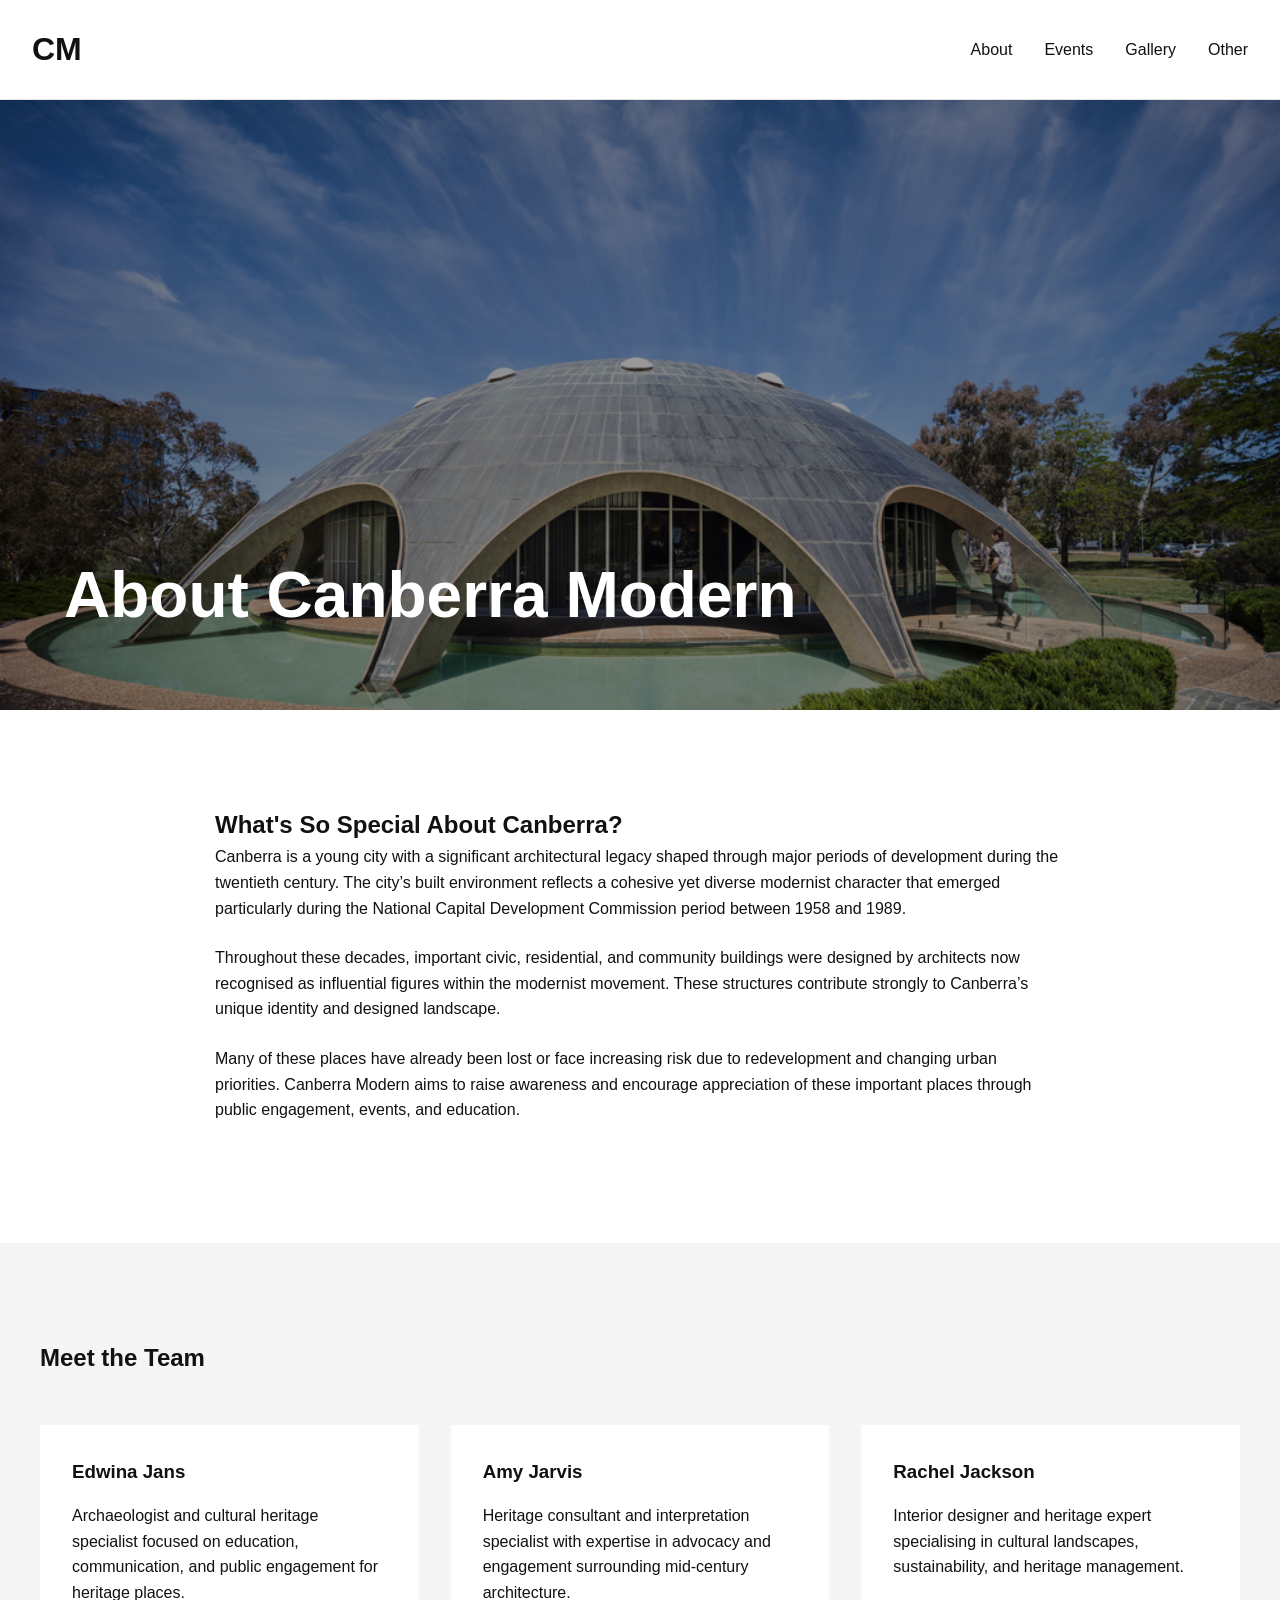
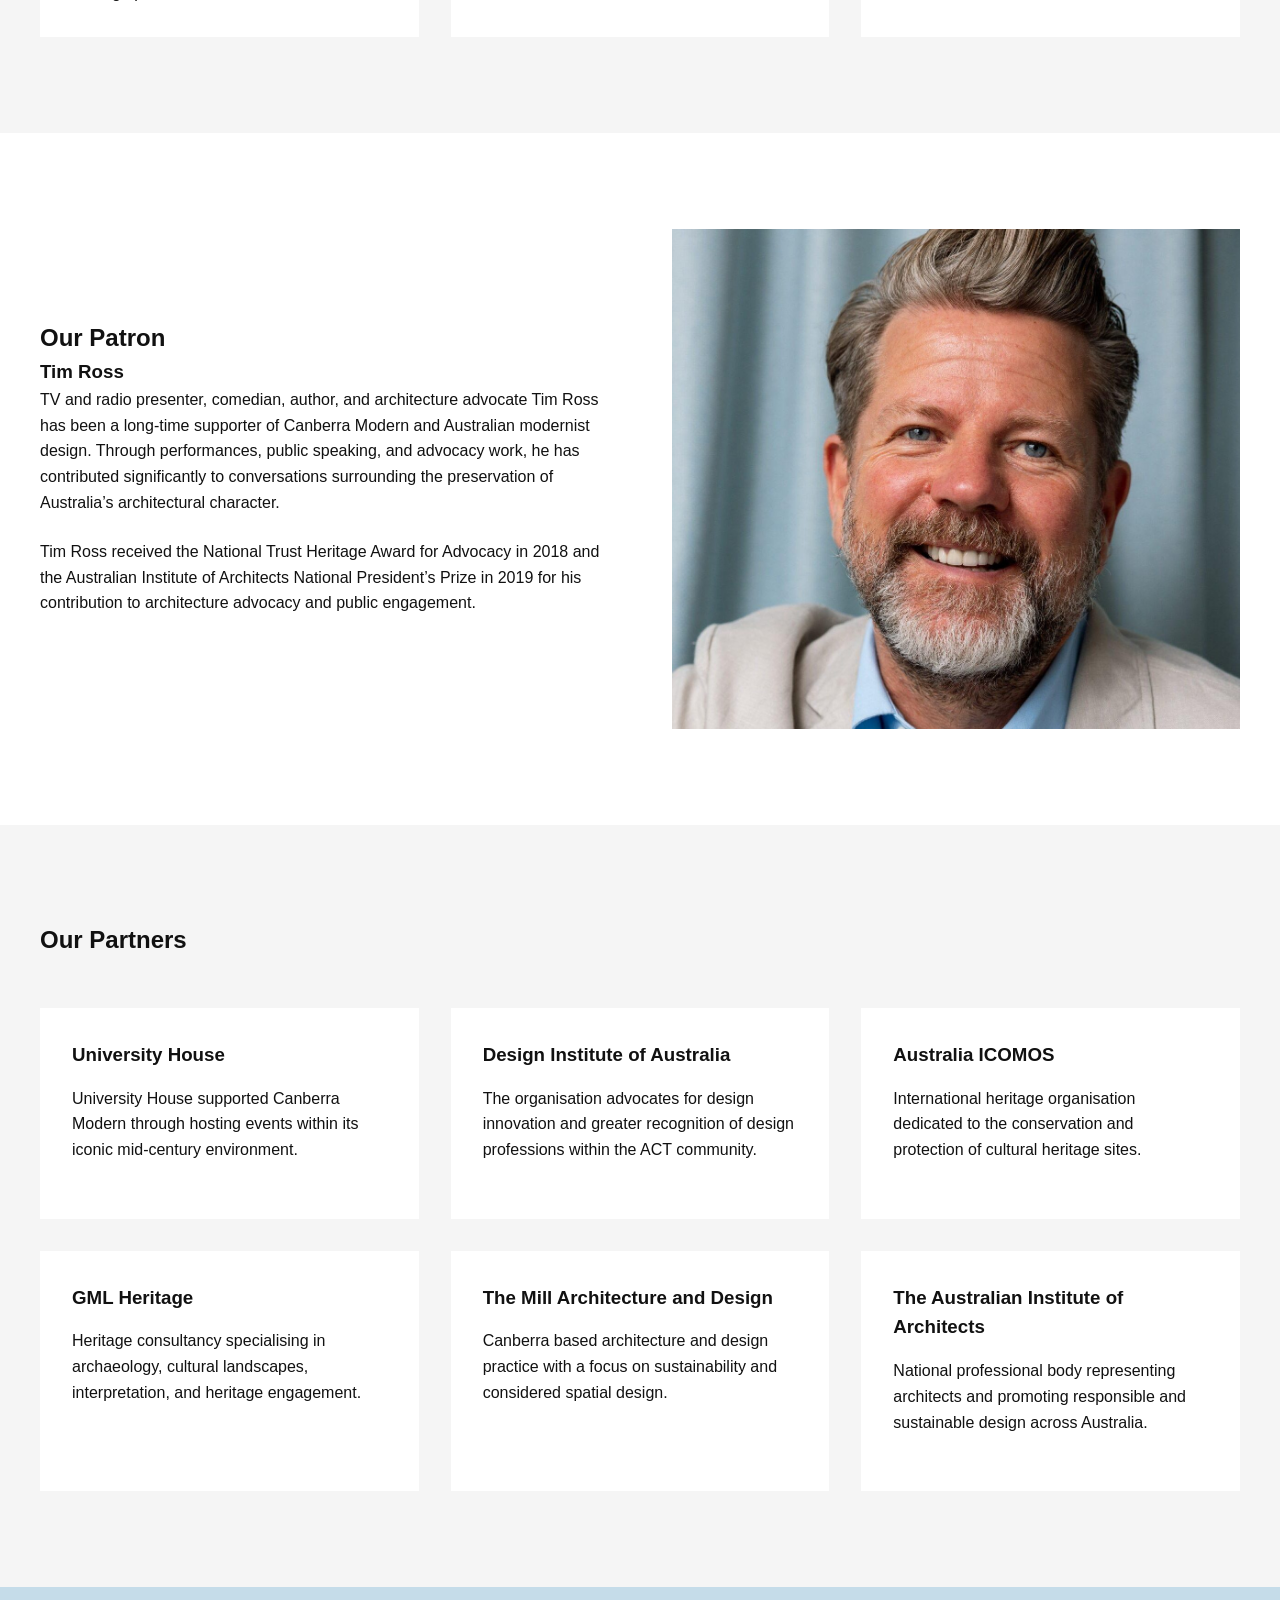
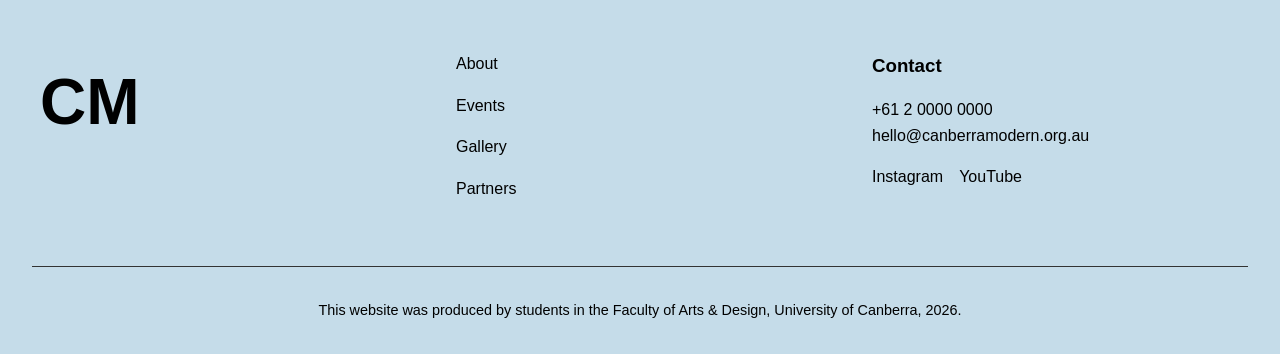
<file: about.html>
<!DOCTYPE html>
<html lang="en">
<head>
    <meta charset="UTF-8">
    <meta name="viewport" content="width=device-width, initial-scale=1.0">
    <title>About | Canberra Modern</title>
    <link rel="stylesheet" href="assets/css/styles.css">
</head>

<body>
    <nav class="main-nav">
        <div class="nav-logo">
            <a href="index.html">CM</a>
        </div>

        <div class="nav-links">
            <a href="about.html">About</a>
            <a href="events.html">Events</a>
            <a href="gallery.html">Gallery</a>
            <a href="other.html">Other</a>
        </div>
    </nav>

     <header class="page-hero">
        <div class="page-hero-overlay"></div>
        <img src="assets/images/bradley_shine-dome_Canberra-Modern-1.jpg" alt="Canberra modern architecture" class="page-hero-image">

        <div class="page-hero-text">
            <h1>About Canberra Modern</h1>
        </div>

    </header>

    <!--intro-->

    <section class="about-section">
        <div class="section-container narrow-container">
            <h2>What's So Special About Canberra?</h2>

            <p>
                Canberra is a young city with a significant architectural legacy shaped through major periods of development during the twentieth century. The city’s built environment reflects a cohesive yet diverse modernist character that emerged particularly during the National Capital Development Commission period between 1958 and 1989.
            </p>

            <p>
                Throughout these decades, important civic, residential, and community buildings were designed by architects now recognised as influential figures within the modernist movement. These structures contribute strongly to Canberra’s unique identity and designed landscape.
            </p>

            <p>
                Many of these places have already been lost or face increasing risk due to redevelopment and changing urban priorities. Canberra Modern aims to raise awareness and encourage appreciation of these important places through public engagement, events, and education.
            </p>
        </div>
    </section>

    <!--our team-->

    <section class="team-section">
        <div class="section-container">
            <h2>Meet the Team</h2>

            <div class="team-grid">
                <article class="team-card">
                    <h3>Edwina Jans</h3>

                    <p>
                        Archaeologist and cultural heritage specialist focused on education, communication, and public engagement for heritage places.
                    </p>
                </article>

                <article class="team-card">
                    <h3>Amy Jarvis</h3>

                    <p>
                        Heritage consultant and interpretation specialist with expertise in advocacy and engagement surrounding mid-century architecture.
                    </p>
                </article>

                <article class="team-card">
                    <h3>Rachel Jackson</h3>

                    <p>
                        Interior designer and heritage expert specialising in cultural landscapes, sustainability, and heritage management.
                    </p>
                </article>
            </div>
        </div>
    </section>

    <!--patron-->
    <section class="patron-section">
        <div class="section-container patron-layout">
            <div class="patron-text">
                <h2>Our Patron</h2>
                <h3>Tim Ross</h3>

                <p>
                    TV and radio presenter, comedian, author, and architecture advocate Tim Ross has been a long-time supporter of Canberra Modern and Australian modernist design. Through performances, public speaking, and advocacy work, he has contributed significantly to conversations surrounding the preservation of Australia’s architectural character.
                </p>

                <p>
                    Tim Ross received the National Trust Heritage Award for Advocacy in 2018 and the Australian Institute of Architects National President’s Prize in 2019 for his contribution to architecture advocacy and public engagement. 
                </p>
            </div>

            <div class="patron-image-wrapper">
                <img src="assets/images/tim-ross.jpg" alt="Tim Ross" class="patron-image">
            </div>
        </div>
    </section>

    <!--partners-->
    <section class="partners-section" id="partners">
        <div class="section-container">
            <h2>Our Partners</h2>

            <div class="partners-grid">
                <article class="partner-card">
                    <h3>University House</h3>

                    <p>
                        University House supported Canberra Modern through hosting events within its iconic mid-century environment.
                    </p>
                </article>

                <article class="partner-card">
                    <h3>Design Institute of Australia</h3>

                    <p>
                        The organisation advocates for design innovation and greater recognition of design professions within the ACT community.
                    </p>
                </article>

                <article class="partner-card">
                    <h3>Australia ICOMOS</h3>

                    <p>
                        International heritage organisation dedicated to the conservation and protection of cultural heritage sites.
                    </p>
                </article>

                <article class="partner-card">
                    <h3>GML Heritage</h3>
                    <p>
                        Heritage consultancy specialising in archaeology, cultural landscapes, interpretation, and heritage engagement.
                    </p>
                </article>

                <article class="partner-card">
                    <h3>The Mill Architecture and Design</h3>

                    <p>
                        Canberra based architecture and design practice with a focus on sustainability and considered spatial design.
                    </p>
                </article>

                <article class="partner-card">
                    <h3>The Australian Institute of Architects</h3>

                    <p>
                        National professional body representing architects and promoting responsible and sustainable design across Australia.
                    </p>
                </article>
            </div>
        </div>
    </section>

    <footer>
        <div class="footer-container">
            <div class="footer-logo">
                <h2>CM</h2>
            </div>

            <div class="footer-links">
                <a href="about.html">About</a>
                <a href="index.html#events">Events</a>
                <a href="gallery.html">Gallery</a>
                <a href="#partners">Partners</a>
            </div>

            <div class="footer-contact">
                <h3>Contact</h3>
                <p>+61 2 0000 0000</p>
                <p>hello@canberramodern.org.au</p>

                <div class="social-icons">
                    <a href="https://www.instagram.com/canberra_modern?igsh=M2djOGFqcHdmamxk" target="_blank"rel="noopener noreferrer">
                        Instagram
                    </a>

                        <a href="https://www.youtube.com/@canberramodern4650" target="_blank" rel="noopener noreferrer">
                        YouTube
                    </a>
                </div>
            </div>
        </div>

        <div class="footer-bottom">
            <p>
                This website was produced by students in the Faculty of Arts & Design, University of Canberra, 2026.
            </p>
        </div>
    </footer>
</body>
</html>
</file>
<file: assets/css/styles.css>
/*rest*/

* {
    margin: 0;
    padding: 0;
    box-sizing: border-box;
}

html {
    scroll-behavior: smooth;
}

body {
    font-family: Arial, Helvetica, sans-serif;
    color: #111111;
    background-color: #ffffff;
    line-height: 1.6;
}

img {
    width: 100%;
    display: block;
}

section {
    padding: 6rem 2rem;
}

.section-container {
    max-width: 1200px;
    margin: 0 auto;
}

/*nav*/

.main-nav {
    position: fixed;
    top: 0;
    width: 100%;
    background-color: #ffffff;
    display: flex;
    justify-content: space-between;
    align-items: center;
    padding: 1.5rem 2rem;
    border-bottom: 1px solid #e5e5e5;
    z-index: 1000;
}

.nav-logo a {
    text-decoration: none;
    color: #111111;
    font-size: 2rem;
    font-weight: 700;
}

.nav-links {
    display: flex;
    align-items: center;
    gap: 2rem;
}

.nav-links a {
    text-decoration: none;
    color: #111111;
    font-size: 1rem;
    transition: 0.3s ease;
}

.nav-links a:hover {
    color: #5997A9;
}

.whats-on-button {
    background-color: #ffffff;
    color: #000 !important;
    border: 1px solid #000;
    border-radius: 10px;
    padding: 0.4rem 0.8rem;
}

.whats-on-button:hover {
    background-color: #5997A9
}

/*hero*/

.hero-section {
    width: 100%;
    height: 100vh;
    margin-top: 80px;
    overflow: hidden;
}

.hero-image {
    width: 100%;
    height: 100%;
    object-fit: cover;
}

/*who are we*/

.who-section {
    text-align: center;
    background-color: #5997A9;
}

.who-section h2 {
    font-size: 3rem;
    margin-bottom: 2rem;
}

.who-section p {
    max-width: 850px;
    margin: 0 auto 2rem;
    font-size: 1.1rem;
}

/*more buttons*/

.primary-button {
    display: inline-block;
    text-decoration: none;
    background-color: #ffffff;
    color: #000000;
    border: 1px solid #000;
    border-radius: 10px;
    padding: 0.8rem 0.8rem;
    transition: 0.3s ease;
}

.primary-button:hover {
    background-color: #EA8D4F;
}

/*event*/

.event-section {
    background-color: #f5f5f5;
}

.event-section h2 {
    font-size: 3rem;
    margin-bottom: 3rem;
}

.event-layout {
    display: grid;
    grid-template-columns: 1fr 1fr;
    gap: 4rem;
    align-items: center;
}

.event-text h3 {
    font-size: 2rem;
    margin-bottom: 1.5rem;
}

.event-text p {
    margin-bottom: 2rem;
}

.event-image {
    height: 450px;
    object-fit: cover;
}

.event-caption {
    margin-top: 1rem;
    font-size: 0.95rem;
    color: #666666;
}

/*subscribe*/

.subscribe-layout {
    display: flex;
    background-color: #EFC236;
    justify-content: space-between;
    align-items: center;
    padding: 2rem 5rem;
    gap: 2rem;
}

.subscribe-layout h2 {
    font-size: 2rem;
}

.subscribe-form {
    display: flex;
    gap: 1rem;
}

.subscribe-form input {
    padding: 1rem;
    min-width: 280px;
    border: 1px solid #cccccc;
}

.subscribe-form button {
    border: none;
    background-color: #5997A9;
    color: #000;
    font-weight: 700;
    padding: 1rem 1.5rem;
    cursor: pointer;
    transition: 0.3s ease;
}

.subscribe-form button:hover {
    background-color: #EA8D4F;
}

/*about*/

.page-hero {
    position: relative;
    width: 100%;
    height: 70vh;
    margin-top: 80px;
    overflow: hidden;
}

.page-hero-image {
    width: 100%;
    height: 100%;
    object-fit: cover;
}

.page-hero-overlay {
    position: absolute;
    inset: 0;
    background-color: rgba(0, 0, 0, 0.4);
}

.page-hero-text {
    position: absolute;
    bottom: 4rem;
    left: 4rem;
    color: #ffffff;
}

.page-hero-text h1 {
    font-size: 4rem;
}

/*general*/

.narrow-container {
    max-width: 850px;
}

.about-section p,
.patron-text p,
.partner-card p {
    margin-bottom: 1.5rem;
}

/*team*/

.team-section {
    background-color: #f5f5f5;
}

.team-grid {
    display: grid;
    grid-template-columns: repeat(3, 1fr);
    gap: 2rem;
    margin-top: 3rem;
}

.team-card {
    background-color: #ffffff;
    padding: 2rem;
}

.team-card h3 {
    margin-bottom: 1rem;
}

/*patron*/

.patron-layout {
    display: grid;
    grid-template-columns: 1fr 1fr;
    gap: 4rem;
    align-items: center;
}

.patron-image {
    height: 500px;
    object-fit: cover;
}

/*partners*/

.partners-section {
    background-color: #f5f5f5;
}

.partners-grid {
    display: grid;
    grid-template-columns: repeat(3, 1fr);
    gap: 2rem;
    margin-top: 3rem;
}

.partner-card {
    background-color: #ffffff;
    padding: 2rem;
}

.partner-card h3 {
    margin-bottom: 1rem;
}

.partners-source {
    margin-top: 3rem;
    font-size: 0.95rem;
    color: #666666;
}

/*events page*/

.future-events-section,
.past-events-section {
    padding: 6rem 2rem;
}

.future-events-section h2,
.past-events-section h2 {
    font-size: 3rem;
    margin-bottom: 3rem;
}

/*future events*/

.future-event-layout {
    display: grid;
    grid-template-columns: 1fr 1fr;
    gap: 4rem;
    align-items: center;
}

.future-event-text h3 {
    font-size: 2rem;
    margin-bottom: 1rem;
}

.future-event-text p {
    margin-bottom: 1.5rem;
}

.future-event-image {
    width: 100%;
    height: 550px;
    object-fit: cover;
}

/*past events*/

.past-events-section {
    background-color: #f5f5f5;
}

.past-event-card {
    display: grid;
    grid-template-columns: 1fr 1fr;
    background-color: #ffffff;
    overflow: hidden;
}

.past-event-image {
    width: 100%;
    height: 100%;
    object-fit: cover;
}

.past-event-content {
    padding: 3rem;
}

.past-event-content h3 {
    font-size: 2rem;
    margin-bottom: 1rem;
}

.past-event-content p {
    margin-bottom: 1.5rem;
}

.event-date {
    color: #666666;
    font-size: 0.95rem;
    margin-bottom: 1rem;
}

/*footer*/

footer {
    background-color: #C5DCE9;
    color: #000;
    padding: 4rem 2rem 2rem;
}

.footer-container {
    max-width: 1200px;
    margin: 0 auto;
    display: grid;
    grid-template-columns: 1fr 1fr 1fr;
    gap: 3rem;
}

.footer-logo h2 {
    font-size: 4rem;
}

.footer-links {
    display: flex;
    flex-direction: column;
    gap: 1rem;
}

.footer-links a,
.social-icons a {
    color: #000;
    text-decoration: none;
}

.footer-contact h3 {
    margin-bottom: 1rem;
}

.social-icons {
    display: flex;
    gap: 1rem;
    margin-top: 1rem;
}

.footer-bottom {
    margin-top: 4rem;
    text-align: center;
    border-top: 1px solid #333333;
    padding-top: 2rem;
    font-size: 0.9rem;
}

/*responsive code*/

@media (max-width: 992px) {

    .event-layout {
        grid-template-columns: 1fr;
    }

    .subscribe-layout {
        flex-direction: column;
        align-items: flex-start;
    }

    .footer-container {
        grid-template-columns: 1fr;
    }
}

@media (max-width: 768px) {

    .main-nav {
        flex-direction: column;
        gap: 1rem;
    }

    .nav-links {
        flex-wrap: wrap;
        justify-content: center;
    }

    .hero-section {
        height: 70vh;
    }

    .who-section h2,
    .event-section h2 {
        font-size: 2.2rem;
    }

    .subscribe-form {
        width: 100%;
        flex-direction: column;
    }

    .subscribe-form input {
        width: 100%;
    }
}

@media (max-width: 992px) {

    .team-grid,
    .partners-grid,
    .patron-layout {
        grid-template-columns: 1fr;
    }
}

@media (max-width: 768px) {

    .page-hero-text {
        left: 2rem;
        bottom: 2rem;
    }

    .page-hero-text h1 {
        font-size: 2.8rem;
    }
}

@media (max-width: 992px) {

    .future-event-layout,
    .past-event-card {
        grid-template-columns: 1fr;
    }

    .future-event-image {
        height: 400px;
    }
}

@media (max-width: 768px) {

    .future-events-section h2,
    .past-events-section h2 {
        font-size: 2.2rem;
    }

    .future-event-text h3,
    .past-event-content h3 {
        font-size: 1.6rem;
    }

    .past-event-content {
        padding: 2rem;
    }
}
</file>
